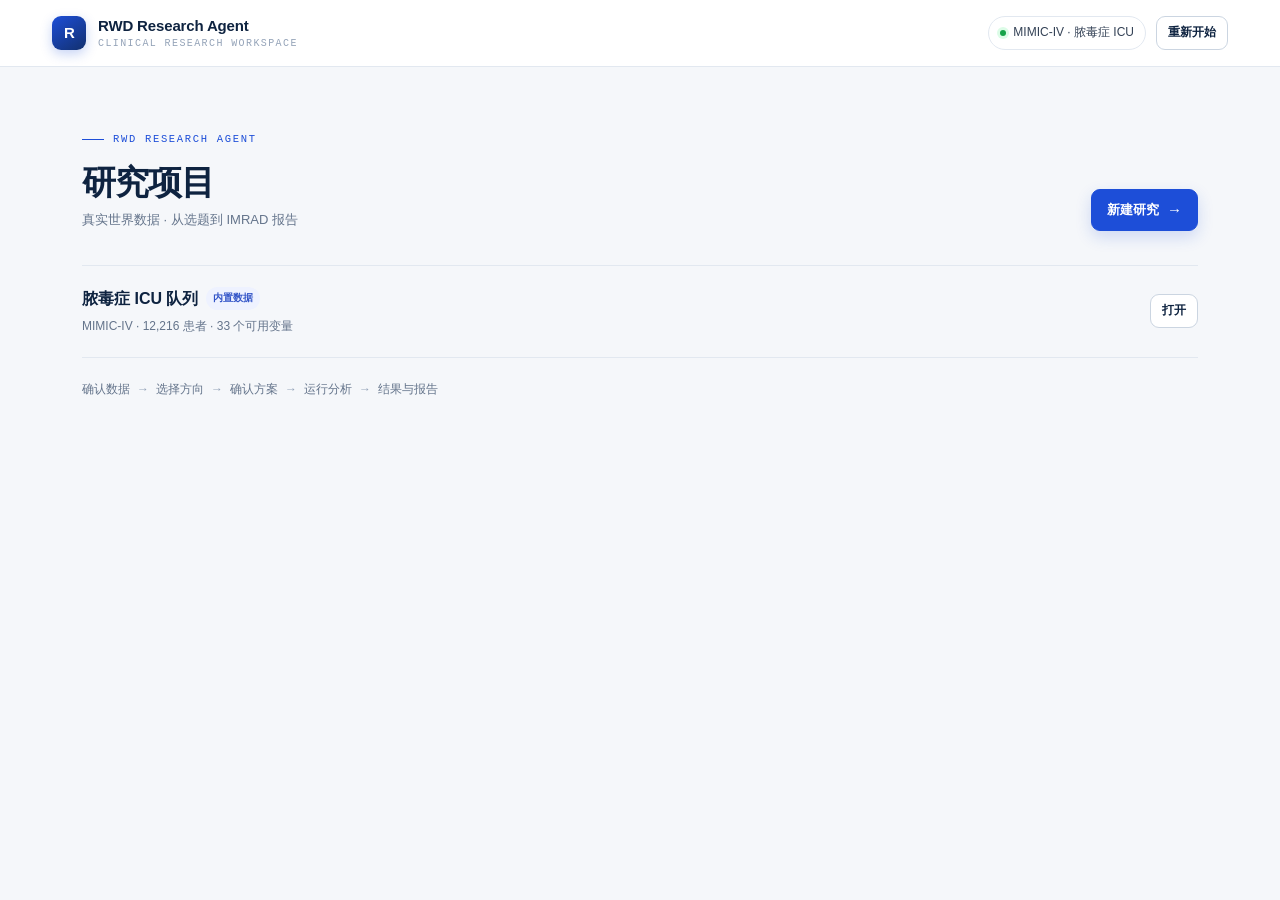
<file: templates/index.html>
<!DOCTYPE html>
<html lang="zh-CN">
<head>
<meta charset="UTF-8">
<meta name="viewport" content="width=device-width, initial-scale=1.0">
<title>RWD Research Agent · 临床研究智能体</title>
<meta name="description" content="从临床问题到可复现研究报告的 RWD 研究工作台：确认数据、选择方向、确认方案、运行分析、生成报告。">
<link rel="stylesheet" href="/static/app.css?v=26">
</head>
<body>
  <header class="topbar">
    <div class="topbar-in">
      <a class="brand" href="#/" aria-label="RWD Research Agent">
        <span class="brand-mark">R</span>
        <span class="brand-name"><b>RWD Research Agent</b><span>clinical research workspace</span></span>
      </a>
      <div class="top-right">
        <span class="env-chip"><i></i>MIMIC-IV · 脓毒症 ICU</span>
        <button class="btn btn-sm btn-ghost" id="reset-app">重新开始</button>
      </div>
    </div>
  </header>

  <nav class="stepper hidden" id="stepper" aria-label="研究步骤">
    <div class="stepper-in"></div>
  </nav>

  <main id="app" aria-live="polite"></main>

  <div class="overlay" id="overlay" role="status" aria-live="polite">
    <div class="overlay-card">
      <div class="loader"></div>
      <b id="overlay-title">正在准备</b>
      <p id="overlay-sub"></p>
    </div>
  </div>
  <div class="toast" id="toast" role="alert"></div>

  <noscript>
    <div style="max-width:720px;margin:60px auto;padding:24px;font-family:sans-serif">
      这个工作台需要 JavaScript。请开启后刷新页面。
    </div>
  </noscript>

  <script src="/static/app.js?v=26"></script>
</body>
</html>
</file>
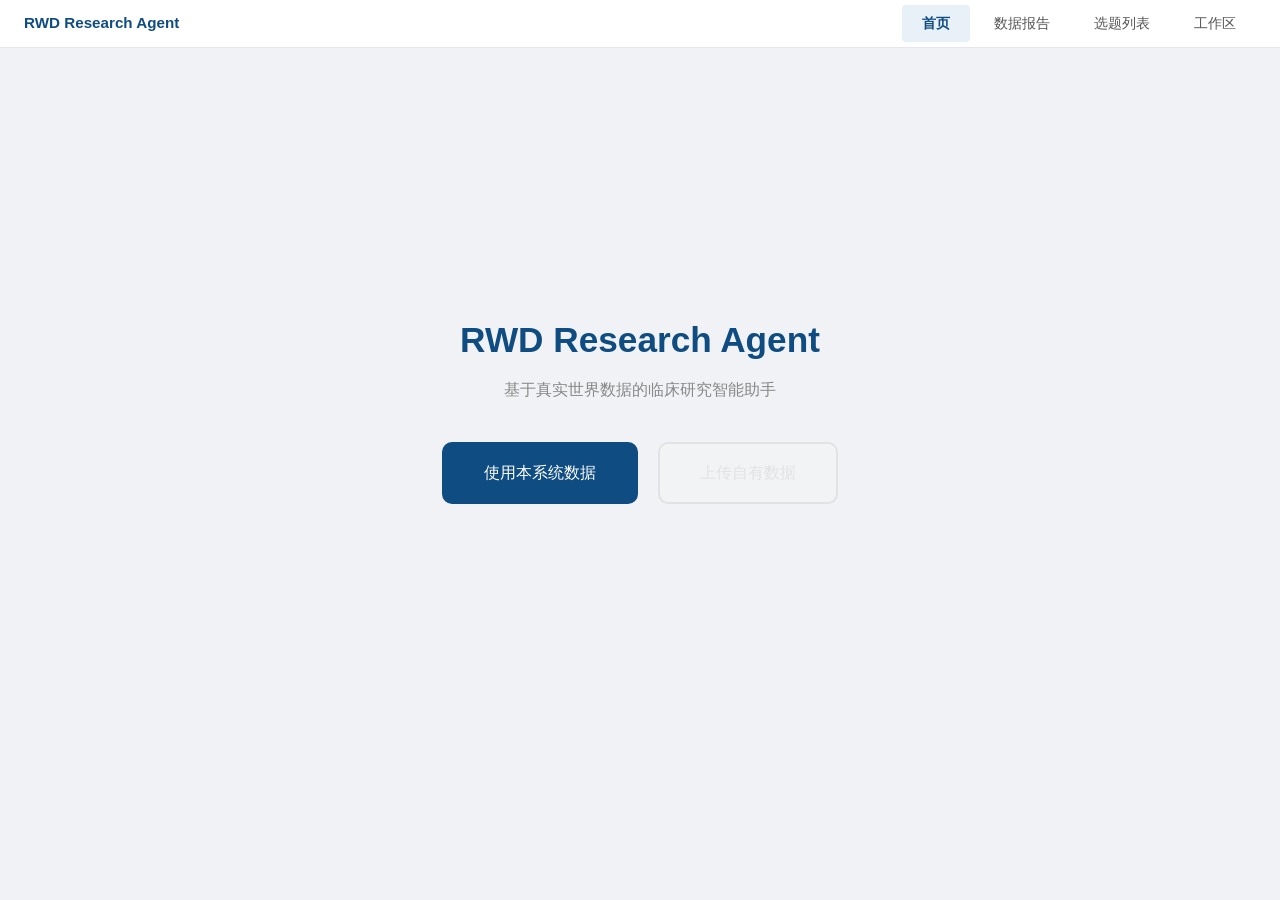
<file: templates/index_legacy.html>
<!DOCTYPE html>
<html lang="zh-CN">
<head>
<meta charset="UTF-8">
<meta name="viewport" content="width=device-width, initial-scale=1.0">
<title>RWD Research Agent</title>
<style>
* { box-sizing: border-box; margin: 0; padding: 0; }
body { font-family: -apple-system, BlinkMacSystemFont, "Segoe UI", Roboto, sans-serif; background: #f0f2f5; color: #1a1a2e; line-height: 1.6; height: 100vh; overflow: hidden; }
.app { display: flex; flex-direction: column; height: 100vh; }

/* Top Nav */
.top-nav { display: flex; align-items: center; justify-content: space-between; background: #fff; border-bottom: 1px solid #e5e7eb; padding: 0 24px; height: 48px; flex-shrink: 0; }
.nav-brand { font-weight: 700; font-size: 0.95rem; color: #0f4c81; }
.nav-links { display: flex; gap: 4px; }
.nav-links a { padding: 8px 20px; text-decoration: none; color: #555; font-size: 0.85rem; cursor: pointer; border-radius: 4px; transition: all 0.15s; }
.nav-links a:hover { background: #f0f4f8; color: #333; }
.nav-links a.active { background: #e8f0f8; color: #0f4c81; font-weight: 600; }

/* Page Content */
.page-content { flex: 1; overflow-y: auto; }
.page { display: none; min-height: 100%; }
.page.active { display: block; }

/* Home Page */
.page-home { display: flex; flex-direction: column; align-items: center; justify-content: center; min-height: 80vh; text-align: center; }
.page-home h1 { font-size: 2.2rem; color: #0f4c81; margin-bottom: 8px; }
.page-home .tagline { color: #888; font-size: 1rem; margin-bottom: 40px; }
.page-home .home-btns { display: flex; gap: 20px; }
.home-btn { padding: 16px 40px; border: 2px solid #0f4c81; border-radius: 10px; font-size: 1rem; cursor: pointer; transition: all 0.2s; text-decoration: none; display: inline-block; }
.home-btn.primary { background: #0f4c81; color: #fff; }
.home-btn.primary:hover { background: #0b3a63; }
.home-btn.secondary { background: #fff; color: #0f4c81; }
.home-btn.secondary:hover { background: #f0f4f8; }
.home-btn.disabled { opacity: 0.4; cursor: not-allowed; border-color: #ccc; color: #ccc; background: #f5f5f5; }

/* Data Report — card grid layout */
.data-report { max-width: 1040px; margin: 0 auto; padding: 32px 24px; }
.dr-title { font-size: 1.5rem; color: #0f4c81; margin-bottom: 4px; }
.dr-subtitle { color: #888; font-size: 0.85rem; margin-bottom: 28px; }
.dr-cards { display: grid; grid-template-columns: repeat(4, 1fr); gap: 14px; margin-bottom: 32px; }
.dr-card { background: #fff; border-radius: 10px; padding: 20px; border: 1px solid #e8ecf1; text-align: center; }
.dr-card .dr-card-num { font-size: 2rem; font-weight: 700; color: #0f4c81; line-height: 1.2; }
.dr-card .dr-card-label { font-size: 0.78rem; color: #888; margin-top: 4px; }
.dr-section { margin-bottom: 28px; }
.dr-section h3 { font-size: 1.05rem; color: #333; margin-bottom: 12px; padding-bottom: 6px; border-bottom: 1px solid #eee; }
.dr-table-grid { display: grid; grid-template-columns: repeat(auto-fill, minmax(300px, 1fr)); gap: 10px; }
.dr-table-card { background: #fff; border: 1px solid #e8ecf1; border-radius: 8px; padding: 14px 16px; display: flex; align-items: center; gap: 12px; }
.dr-table-card .dr-tc-icon { width: 40px; height: 40px; border-radius: 8px; background: #e8f0f8; color: #0f4c81; display: flex; align-items: center; justify-content: center; font-size: 1rem; font-weight: 700; flex-shrink: 0; }
.dr-table-card .dr-tc-info { flex: 1; min-width: 0; }
.dr-table-card .dr-tc-name { font-weight: 600; font-size: 0.85rem; }
.dr-table-card .dr-tc-en { color: #888; font-size: 0.72rem; }
.dr-table-card .dr-tc-size { color: #aaa; font-size: 0.7rem; margin-top: 2px; }
.dr-rel-list { display: flex; flex-wrap: wrap; gap: 8px; }
.dr-rel-item { background: #f8fafc; border: 1px solid #e5e7eb; border-radius: 6px; padding: 8px 14px; font-size: 0.82rem; display: flex; align-items: center; gap: 6px; }
.dr-rel-arrow { color: #0f4c81; font-weight: 700; }
.dr-var-table { width: 100%; border-collapse: collapse; }
.dr-var-table th { background: #f4f6f8; font-weight: 600; text-align: left; padding: 8px 12px; border: 1px solid #e5e7eb; font-size: 0.8rem; color: #555; }
.dr-var-table td { padding: 8px 12px; border: 1px solid #e5e7eb; font-size: 0.82rem; }
.dr-var-table tr:nth-child(even) td { background: #fafbfc; }
.dr-quality { display: inline-block; padding: 2px 10px; border-radius: 10px; font-size: 0.72rem; font-weight: 600; }
.dr-quality.good { background: #d4edda; color: #155724; }
.dr-quality.warn { background: #fff3cd; color: #856404; }
.dr-quality.bad { background: #f8d7da; color: #721c24; }
.dr-narrative { background: #f8fafc; border-left: 4px solid #0f4c81; border-radius: 0 8px 8px 0; padding: 16px 20px; margin-bottom: 12px; font-size: 0.85rem; line-height: 1.8; color: #333; }
.dr-narrative.en { border-left-color: #888; background: #fafafa; color: #555; font-size: 0.8rem; }
.en-name { color: #888; font-size: 0.75rem; font-weight: 400; }

/* Ideas Page */
.ideas-page { padding: 20px 24px; max-width: 1200px; margin: 0 auto; }
.ideas-header { display: flex; align-items: center; justify-content: space-between; margin-bottom: 16px; }
.ideas-header h2 { font-size: 1.2rem; color: #0f4c81; }
.ideas-grid { display: grid; grid-template-columns: repeat(3, 1fr); gap: 10px; }
.idea-card-lg { border: 1px solid #e0e5ec; border-radius: 8px; padding: 14px 16px; cursor: pointer; transition: all 0.15s; background: #fff; }
.idea-card-lg:hover { border-color: #0f4c81; box-shadow: 0 2px 8px rgba(0,0,0,0.06); }
.idea-card-lg.selected { border-color: #2ecc71; background: #f0fdf4; border-width: 2px; }
.idea-card-lg .ic-id { font-weight: 700; color: #0f4c81; font-size: 0.75rem; margin-bottom: 2px; }
.idea-card-lg .ic-title { font-weight: 600; font-size: 0.88rem; margin-bottom: 4px; }
.idea-card-lg .ic-title-en { color: #777; font-size: 0.76rem; margin-bottom: 6px; }
.idea-card-lg .ic-hyp { color: #555; font-size: 0.78rem; margin-bottom: 4px; }
.idea-card-lg .ic-meta { display: flex; flex-direction: column; gap: 2px; color: #999; font-size: 0.72rem; margin-top: 6px; padding-top: 6px; border-top: 1px solid #eee; }
.btn-primary { padding: 8px 20px; border: none; border-radius: 6px; font-size: 0.85rem; cursor: pointer; font-weight: 500; background: #0f4c81; color: #fff; }
.btn-primary:hover { background: #0b3a63; }
.btn-primary:disabled { opacity: 0.4; cursor: not-allowed; }
.btn-secondary { padding: 8px 20px; border: 1px solid #d0d5dd; border-radius: 6px; font-size: 0.85rem; cursor: pointer; background: #fff; color: #555; }
.btn-secondary:hover { background: #f5f7fa; }
.spinner { display: none; width: 16px; height: 16px; border: 2px solid #e0e5ec; border-top-color: #f39c12; border-radius: 50%; animation: spin 0.6s linear infinite; }
.spinner.visible { display: inline-block; }
@keyframes spin { to { transform: rotate(360deg); } }
.error-msg { background: #fef0f0; border: 1px solid #f5c6cb; color: #721c24; padding: 8px 12px; border-radius: 5px; font-size: 0.78rem; display: none; margin-top: 8px; }
.error-msg.visible { display: block; }

/* Workspace (Steps 3-5: full-screen) */
.page-workspace-full { position: fixed; top: 0; left: 0; right: 0; bottom: 0; z-index: 100; background: #f0f2f5; }
.workspace { display: grid; grid-template-columns: 220px 1fr 6px 800px; height: 100%; }
.panel-left { background: #fff; border-right: 1px solid #e5e7eb; display: flex; flex-direction: column; }
.panel-left h3 { padding: 14px 16px; border-bottom: 1px solid #e5e7eb; font-size: 13px; display: flex; justify-content: space-between; align-items: center; flex-shrink: 0; }
.panel-left h3 button { background: none; border: none; cursor: pointer; font-size: 20px; color: #888; padding: 0 4px; line-height: 1; }
.panel-left h3 button:hover { color: #0f4c81; }
.conv-list { flex: 1; overflow-y: auto; padding: 8px; }
.conv-item { padding: 10px 12px; border-radius: 8px; cursor: pointer; font-size: 13px; margin-bottom: 2px; display: flex; justify-content: space-between; align-items: center; color: #555; transition: all 0.15s; }
.conv-item:hover { background: #f0f4f8; }
.conv-item.active { background: #e8f0f8; color: #0f4c81; font-weight: 600; }
.conv-item .conv-title { flex: 1; overflow: hidden; text-overflow: ellipsis; white-space: nowrap; }
.conv-item .conv-time { font-size: 10px; color: #aaa; }
.conv-item .conv-del { display: none; font-size: 14px; color: #aaa; padding: 2px 6px; border-radius: 4px; cursor: pointer; }
.conv-item:hover .conv-del { display: block; }
.conv-item .conv-del:hover { background: #fee2e2; color: #e74c3c; }
.panel-center { display: flex; flex-direction: column; background: #f0f2f5; overflow: hidden; }
.panel-center h3 { padding: 12px 20px; border-bottom: 1px solid #e5e7eb; background: #fff; font-size: 14px; flex-shrink: 0; display: flex; align-items: center; gap: 8px; }
.panel-center h3 .back-btn { background: none; border: 1px solid #dde0e4; border-radius: 4px; padding: 4px 10px; font-size: 12px; cursor: pointer; color: #555; }
.panel-center h3 .back-btn:hover { background: #f0f4f8; color: #0f4c81; }
.chat-area { flex: 1; overflow-y: auto; padding: 20px; }
.msg { margin-bottom: 16px; animation: fadeIn 0.3s; }
@keyframes fadeIn { from{opacity:0;transform:translateY(8px)} to{opacity:1;transform:translateY(0)} }
.msg.user .bubble { background: #e8f0f8; margin-left: auto; max-width: 80%; width: fit-content; }
.msg.agent .bubble { background: #fff; border: 1px solid #e5e7eb; max-width: 85%; }
.msg .bubble h1 { font-size: 1.1rem; margin: 8px 0 4px; color: #0f4c81; }
.msg .bubble h2 { font-size: 1rem; margin: 8px 0 4px; }
.msg .bubble h3 { font-size: 0.9rem; margin: 6px 0 3px; }
.msg .bubble h4 { font-size: 0.85rem; margin: 4px 0 2px; }
.msg .bubble p { margin: 0 0 6px; }
.msg .bubble p:last-child { margin-bottom: 0; }
.msg .bubble ul, .msg .bubble ol { padding-left: 20px; margin: 6px 0; }
.msg .bubble li { margin-bottom: 2px; }
.msg .bubble table { width: 100%; border-collapse: collapse; margin: 10px 0; font-size: 0.8rem; }
.msg .bubble th { background: #f4f6f8; font-weight: 600; text-align: left; padding: 6px 10px; border: 1px solid #e5e7eb; }
.msg .bubble td { padding: 6px 10px; border: 1px solid #e5e7eb; }
.msg .bubble tr:nth-child(even) td { background: #fafbfc; }
.msg .bubble code { background: #f0f1f3; padding: 2px 5px; border-radius: 3px; font-size: 0.82em; font-family: "SF Mono", Menlo, Consolas, monospace; }
.msg .bubble pre { background: #f8f9fa; border: 1px solid #e5e7eb; border-radius: 6px; padding: 10px 14px; overflow-x: auto; font-size: 0.78rem; margin: 8px 0; }
.msg .bubble pre code { background: none; padding: 0; }
.msg .bubble hr { border: none; border-top: 1px solid #e5e7eb; margin: 12px 0; }
.msg .bubble strong { color: #1a1a1a; }
.msg .bubble .err-msg { color: #dc2626; background: #fef2f2; padding: 6px 10px; border-radius: 6px; margin: 4px 0; }
.msg .bubble .warn-msg { color: #92400e; background: #fffbeb; padding: 6px 10px; border-radius: 6px; margin: 4px 0; }
.bubble { padding: 12px 16px; border-radius: 10px; font-size: 14px; line-height: 1.6; box-shadow: 0 1px 2px rgba(0,0,0,0.04); }
.bubble.step { background: #f9fafb; border: 1px dashed #e5e7eb; font-size: 13px; color: #666; }
.bubble.done { background: #ecfdf5; border-color: #a7f3d0; font-size: 13px; }
.bubble .label { font-size: 11px; color: #888; margin-bottom: 4px; font-weight: 600; }
.chat-bar { display: flex; gap: 8px; padding: 14px 20px; background: #fff; border-top: 1px solid #e5e7eb; flex-shrink: 0; align-items: flex-end; }
.chat-bar input { flex: 1; padding: 10px 16px; border: 1px solid #dde0e4; border-radius: 8px; font-size: 14px; font-family: inherit; background: #f8fafb; outline: none; }
.chat-bar input:focus { border-color: #0f4c81; background: #fff; }
.chat-bar button { padding: 10px 24px; border-radius: 8px; border: none; background: #0f4c81; color: #fff; font-weight: 600; cursor: pointer; }
.chat-bar button:disabled { opacity: 0.4; cursor: not-allowed; }

/* Tool execution card in chat */
.tool-exec-card { margin: 8px 0; border: 1px solid #e5e7eb; border-radius: 8px; background: #fafbfc; overflow: hidden; }
.tool-exec-card.done { border-left: 3px solid #2ecc71; }
.tool-exec-card.error { border-left: 3px solid #e74c3c; }
.tool-exec-card.running { border-left: 3px solid #f39c12; }
.tool-exec-card .tec-head { display: flex; align-items: center; gap: 6px; padding: 6px 12px; font-size: 0.8rem; font-weight: 500; border-bottom: 1px solid #eee; }
.tool-exec-card .tec-body { padding: 8px 12px; font-size: 0.8rem; color: #555; }
.tec-spin { width: 14px; height: 14px; border: 2px solid #e0e0e0; border-top-color: #f39c12; border-radius: 50%; animation: spin 0.6s linear infinite; display: inline-block; margin-left: auto; }
@keyframes spin { to { transform: rotate(360deg); } }

.resizer { width: 8px; cursor: col-resize; flex-shrink: 0; background: #f0f2f5; position: relative; z-index: 5; }
.resizer::after { content: ""; position: absolute; left: 3px; top: 50%; transform: translateY(-50%); width: 2px; height: 40px; border-radius: 1px; background: #d0d5dd; }
.resizer:hover { background: #dde4f0; }
.resizer:hover::after { background: #0f4c81; }
/* Right Panel — Paginated Page Viewer */
.panel-right { background: #fff; display: flex; flex-direction: column; overflow: hidden; border-left: 1px solid #e5e7eb; }
.panel-log-header { font-size: 0.8rem; font-weight: 600; padding: 10px 14px; border-bottom: 1px solid #e5e7eb; flex-shrink: 0; display: flex; justify-content: space-between; align-items: center; }
.page-viewer { flex: 1; overflow-y: auto; padding: 16px; font-size: 0.8rem; line-height: 1.7; }
.page-viewer h3 { font-size: 0.85rem; color: #0f4c81; margin: 12px 0 6px; padding-bottom: 4px; border-bottom: 1px solid #eee; }
.page-viewer h3:first-child { margin-top: 0; }
.page-viewer table { width: 100%; border-collapse: collapse; font-size: 0.74rem; margin: 8px 0; }
.page-viewer th { background: #f4f6f8; font-weight: 600; text-align: left; padding: 5px 8px; border: 1px solid #e5e7eb; }
.page-viewer td { padding: 5px 8px; border: 1px solid #e5e7eb; }
.page-viewer tr:nth-child(even) td { background: #fafbfc; }
.page-viewer p { margin: 4px 0; }
.page-viewer ul, .page-viewer ol { padding-left: 18px; margin: 4px 0; }
.page-viewer li { margin-bottom: 2px; }
.page-viewer code { background: #f0f1f3; padding: 1px 4px; border-radius: 3px; font-size: 0.85em; }
.page-viewer pre { background: #f8f9fa; border: 1px solid #e5e7eb; border-radius: 6px; padding: 10px; overflow-x: auto; font-size: 0.74rem; margin: 6px 0; }
.page-viewer .sig { color: #059669; font-weight: 600; }
.page-viewer .not-sig { color: #999; }
.page-viewer details { margin: 8px 0; }
.page-viewer details summary { cursor: pointer; font-size: 0.72rem; color: #888; }
.page-viewer .page-meta { display: flex; gap: 12px; font-size: 0.7rem; color: #999; margin-bottom: 12px; }
.page-nav { display: flex; justify-content: center; align-items: center; gap: 16px; padding: 10px 14px; border-top: 1px solid #e5e7eb; flex-shrink: 0; }
.page-nav button { padding: 5px 14px; border: 1px solid #d0d5dd; border-radius: 4px; background: #fff; cursor: pointer; font-size: 0.74rem; font-family: inherit; transition: all 0.1s; }
.page-nav button:hover { border-color: #0f4c81; color: #0f4c81; }
.page-nav button:disabled { opacity: 0.3; cursor: not-allowed; }
.page-nav span { font-size: 0.74rem; color: #888; }
.empty { display: flex; align-items: center; justify-content: center; height: 100%; color: #aaa; font-size: 13px; }

.hint { text-align: center; margin: 12px 0; font-size: 13px; color: #555; padding: 10px; background: #e8f0f8; border-radius: 8px; }
.btn-danger { background: #e74c3c; color: #fff; border: none; padding: 6px 14px; border-radius: 5px; font-size: 0.78rem; cursor: pointer; }

@media (max-width: 1200px) { .workspace { grid-template-columns: 1fr !important; } .panel-left, .panel-right, .resizer { display: none; } }
</style>
</head>
<body>
<div class="app">
  <!-- Top Nav -->
  <nav class="top-nav">
    <div class="nav-brand">RWD Research Agent</div>
    <div class="nav-links">
      <a onclick="goTo('home')" data-nav="home" class="active">首页</a>
      <a onclick="goTo('data')" data-nav="data">数据报告</a>
      <a onclick="goTo('ideas')" data-nav="ideas">选题列表</a>
      <a onclick="goTo('workspace')" data-nav="workspace">工作区</a>
    </div>
  </nav>

  <!-- Page Content -->
  <div class="page-content">
    <!-- HOME -->
    <div id="page-home" class="page active">
      <div class="page-home">
        <h1>RWD Research Agent</h1>
        <p class="tagline">基于真实世界数据的临床研究智能助手</p>
        <div class="home-btns">
          <a class="home-btn primary" onclick="goTo('data')">使用本系统数据</a>
          <a class="home-btn secondary disabled" title="即将开放">上传自有数据</a>
        </div>
      </div>
    </div>

    <!-- DATA REPORT (Skill 1: EDA) -->
    <div id="page-data" class="page">
      <div class="data-report" id="data-report-content">
        <div class="report-placeholder">正在加载数据报告...</div>
      </div>
    </div>

    <!-- IDEAS LIST (Skill 2: Ideas) -->
    <div id="page-ideas" class="page">
      <div class="ideas-page">
        <div class="ideas-header">
          <h2>研究选题库</h2>
          <div class="ideas-actions">
            <span id="ideas-selected-label" style="color:#888;font-size:0.82rem;display:none;"></span>
            <button class="btn-primary" onclick="goToWorkspace()" id="btn-to-workspace" disabled>前往工作区</button>
            <button class="btn-secondary" onclick="regenerateIdeas()" id="btn-regen">重新生成选题</button>
            <span class="spinner" id="ideas-spinner"></span>
          </div>
        </div>
        <div class="error-msg" id="ideas-error"></div>
        <div class="ideas-grid" id="ideas-grid"></div>
      </div>
    </div>

    <!-- WORKSPACE (Steps 3-5: Full-Screen) -->
    <div id="page-workspace" class="page page-workspace-full">
      <div class="workspace">
        <div class="panel-left">
          <h3>对话记录 <button onclick="newConversation()" title="新对话">+</button></h3>
          <div class="conv-list" id="conv-list"></div>
        </div>
        <div class="panel-center">
          <h3>
            <button class="back-btn" onclick="exitWorkspace()">← 返回</button>
            工作区 <span style="font-size:11px;color:#888;" id="status">就绪</span>
          </h3>
          <div class="chat-area" id="chat"></div>
          <div class="chat-bar">
            <input id="chat-input" placeholder="输入你的研究问题或指令，Agent 会自主完成..." onkeydown="if(event.key==='Enter')send()">
            <button onclick="send()">发送</button>
          </div>
        </div>
        <div class="resizer" id="resizer"></div>
        <div class="panel-right" id="right-panel">
          <div class="panel-log-header">
            <span>📋 研究日志</span>
            <span id="page-indicator" style="font-size:0.7rem;color:#888;"></span>
          </div>
          <div class="page-viewer" id="page-viewer"><div class="empty">Agent 的行动和结果将在此处展示</div></div>
          <div class="page-nav" id="page-nav" style="display:none;">
            <button onclick="flipPage(-1)" id="btn-prev">← 上一页</button>
            <span id="page-num"></span>
            <button onclick="flipPage(1)" id="btn-next">下一页 →</button>
          </div>
        </div>
      </div>
    </div>
  </div>
</div>

<script>
// ============================================================
// Bilingual Mappings
// ============================================================
const BI_TABLE = { "patients_24h":"患者信息表","admissions_24h":"入院记录表","cohort_24h":"研究队列表","diagnoses_icd_24h":"ICD诊断表","sepsis_icu_labevents_core_numeric_24h":"ICU核心实验室检查表","sepsis_icu_labevents_core_items":"实验室项目字典表","filter_stats":"筛选统计表","research_cohort":"研究队列" };
const BI_KEY = { "subject_id":"患者ID","hadm_id":"住院ID","stay_id":"ICU住院ID","itemid":"项目ID","charttime":"记录时间","gender":"性别","anchor_age":"锚定年龄","hospital_expire_flag":"住院死亡标志","admission_type":"入院类型" };
const BI_LAB = { "lab_lactate":"乳酸","lab_glucose":"血糖","lab_creatinine":"肌酐","lab_bicarbonate":"碳酸氢盐","lab_wbc":"白细胞计数","lab_platelet":"血小板计数","lab_sodium":"钠","lab_potassium":"钾","lab_rdw":"红细胞分布宽度","lab_inr":"国际标准化比值","lab_pt":"凝血酶原时间","lab_ptt":"部分凝血活酶时间","lab_hematocrit":"红细胞比容","lab_hemoglobin":"血红蛋白","lab_bun":"尿素氮","lab_chloride":"氯","lab_calcium":"钙","lab_aniongap":"阴离子间隙","lab_ph":"pH值","lab_albumin":"白蛋白","lab_bilirubin":"总胆红素","lab_alt":"谷丙转氨酶","lab_ast":"谷草转氨酶","lab_crp":"C反应蛋白","lab_procalcitonin":"降钙素原","lab_ddimer":"D-二聚体","lab_fibrinogen":"纤维蛋白原","lab_troponin":"肌钙蛋白" };

function escHtml(s) { if(!s) return ""; return String(s).replace(/&/g,"&amp;").replace(/</g,"&lt;").replace(/>/g,"&gt;").replace(/"/g,"&quot;"); }
function biTable(n) { return BI_TABLE[n] ? `${BI_TABLE[n]} <span class="en-name">(${escHtml(n)})</span>` : escHtml(n); }
function biVar(n) { if(BI_LAB[n]) return `${BI_LAB[n]} <span class="en-name">(${escHtml(n)})</span>`; if(BI_KEY[n]) return `${BI_KEY[n]} <span class="en-name">(${escHtml(n)})</span>`; if(n.startsWith("lab_")) return `${escHtml(n.replace("lab_",""))} <span class="en-name">(${escHtml(n)})</span>`; return escHtml(n); }

// ============================================================
// Navigation
// ============================================================
let currentPage = "home";
let reports = {};
let selectedIdeaId = null;
let selectedIdeaData = null;
let edaReportHtml = null;

function goTo(page) {
  currentPage = page;
  document.querySelectorAll(".page").forEach(p => p.classList.remove("active"));
  document.querySelectorAll(".nav-links a").forEach(a => a.classList.remove("active"));
  document.getElementById("page-"+page).classList.add("active");
  document.querySelector(`[data-nav="${page}"]`).classList.add("active");

  if (page === "workspace") {
    document.querySelector(".top-nav").style.display = "none";
    document.querySelector(".page-content").style.overflow = "hidden";
    if (!convId) restoreLastConversation();
    renderConvList();
  } else {
    document.querySelector(".top-nav").style.display = "flex";
    document.querySelector(".page-content").style.overflow = "auto";
  }

  if (page === "data" && !edaReportHtml) autoLoadDataReport();
  if (page === "ideas") autoLoadIdeasPage();
}

// ============================================================
// Data Report Page (Skill 1: EDA)
// ============================================================
async function autoLoadDataReport() {
  const container = document.getElementById("data-report-content");
  container.innerHTML = '<div class="report-placeholder">正在运行数据探索分析...</div>';
  try {
    // Run Skill 1 directly (uses DB cache)
    const r1 = await fetch("/api/skill1/run", { method: "POST" });
    if (!r1.ok) throw new Error((await r1.json()).error || "Skill 1 执行失败");
    const data = await r1.json();
    if (data.status === "error") throw new Error(data.error);
    edaReportHtml = buildEdaReportHtml(data);
    container.innerHTML = edaReportHtml;
    // Also store in reports for the workspace tab
    reports.eda = data;
  } catch(e) {
    container.innerHTML = `<div class="error-msg visible">加载失败: ${escHtml(e.message)}</div>`;
  }
}

function buildEdaReportHtml(data) {
  const tables = data.table_names || [];
  const tableSizes = data.table_sizes || {};
  const relationships = (data.relationships || []).slice(0, 15);
  const kv = (data.summary?.key_clinical_variables || []).slice(0, 30);
  const usable = data.summary?.usable_variables || 0;
  const cautious = data.summary?.cautious_variables || 0;

  let h = `<h1 class="dr-title">数据探索分析报告</h1>
    <p class="dr-subtitle">数据目录: ${escHtml(data.data_directory || "")} — MIMIC-IV 脓毒症 ICU 24h 数据集</p>`;

  // Metric cards
  h += `<div class="dr-cards">
    <div class="dr-card"><div class="dr-card-num">${data.tables_found}</div><div class="dr-card-label">数据表</div></div>
    <div class="dr-card"><div class="dr-card-num">${(data.total_patients_estimate||0).toLocaleString()}</div><div class="dr-card-label">预估患者数</div></div>
    <div class="dr-card"><div class="dr-card-num">${usable}</div><div class="dr-card-label">可用变量<br><span style="font-size:0.7rem;color:#aaa;">缺失率 &lt; 5%</span></div></div>
    <div class="dr-card"><div class="dr-card-num">${cautious}</div><div class="dr-card-label">需谨慎变量<br><span style="font-size:0.7rem;color:#aaa;">缺失率 5–30%</span></div></div>
  </div>`;

  // Table cards
  if (tables.length) {
    h += `<div class="dr-section"><h3>数据表清单</h3><div class="dr-table-grid">`;
    tables.forEach((t, i) => {
      const sz = tableSizes[t] ? `${tableSizes[t]} MB` : "";
      h += `<div class="dr-table-card">
        <div class="dr-tc-icon">${i+1}</div>
        <div class="dr-tc-info"><div class="dr-tc-name">${biTable(t)}</div>${sz ? `<div class="dr-tc-size">${sz}</div>` : ""}</div>
      </div>`;
    });
    h += `</div></div>`;
  }

  // Relationships
  if (relationships.length) {
    h += `<div class="dr-section"><h3>表关联关系</h3><div class="dr-rel-list">`;
    relationships.forEach(r => {
      h += `<div class="dr-rel-item"><span>${biTable(r.left)}</span><span class="dr-rel-arrow">↔</span>
        <span>${biTable(r.right)}</span><span style="color:#aaa;font-size:0.7rem;">${(r.shared_keys||[]).map(k => BI_KEY[k]||k).join("、")}</span></div>`;
    });
    h += `</div></div>`;
  }

  // Key variables table
  if (kv.length) {
    h += `<div class="dr-section"><h3>关键临床变量</h3>
      <table class="dr-var-table"><tr><th>变量名</th><th style="width:80px">缺失率</th><th style="width:70px">质量</th></tr>`;
    kv.forEach(v => {
      const rate = v.missing_frac != null ? (v.missing_frac*100).toFixed(1)+"%" : "-";
      const lvl = v.missing_level || "usable";
      const lvlCls = lvl === "usable" ? "good" : lvl === "cautious" ? "warn" : "bad";
      const lvlLabel = lvl === "usable" ? "可用" : lvl === "cautious" ? "谨慎" : "排除";
      h += `<tr><td>${biVar(v.variable)}</td><td style="text-align:right;">${rate}</td><td><span class="dr-quality ${lvlCls}">${lvlLabel}</span></td></tr>`;
    });
    h += `</table></div>`;
  }

  // LLM quality narrative
  if (data.llm_analysis) {
    const la = data.llm_analysis;
    const qn = la.quality_narrative || la.quality_narrative_cn || "";
    const rn = la.relationship_notes || la.relationship_notes_cn || "";
    if (qn) {
      h += `<div class="dr-section"><h3>数据质量综合评估</h3>`;
      h += `<div class="dr-narrative">${escHtml(qn)}</div>`;
      h += `</div>`;
    }
    if (rn) {
      h += `<div class="dr-section"><h3>表关联解读</h3>`;
      h += `<div class="dr-narrative">${escHtml(rn)}</div>`;
      h += `</div>`;
    }
  }
  return h;
}

// ============================================================
// Ideas Page (Skill 2)
// ============================================================
async function autoLoadIdeasPage() {
  const grid = document.getElementById("ideas-grid");
  grid.innerHTML = '<div style="color:#bbb;text-align:center;padding:40px;">加载中...</div>';
  try {
    const r = await fetch("/api/ideas/pool");
    if (!r.ok) throw new Error("HTTP " + r.status);
    const data = await r.json();
    reports.ideas = { ideas: data.ideas || [], count: data.count || 0 };
    renderIdeasGrid(data.ideas || []);
  } catch(e) {
    grid.innerHTML = `<div class="error-msg visible">加载失败: ${escHtml(e.message)}</div>`;
  }
}

function renderIdeasGrid(ideas) {
  const grid = document.getElementById("ideas-grid");
  if (!ideas.length) {
    grid.innerHTML = '<div style="color:#bbb;text-align:center;padding:40px;">选题库为空，请点击 <b>"重新生成选题"</b> 按钮生成</div>';
    return;
  }
  grid.innerHTML = ideas.map((idea, i) => {
    const sel = idea.id === selectedIdeaId ? " selected" : "";
    const title = idea.title || idea.title_cn || "Untitled";
    const hyp = idea.hypothesis || idea.hypothesis_cn || "";
    return `<div class="idea-card-lg${sel}" onclick="selectIdeaOnPage('${idea.id}', this)" data-id="${idea.id}">
      <div class="ic-id">${idea.id} · #${i+1}</div>
      <div class="ic-title">${escHtml(title)}</div>
      <div class="ic-hyp">${escHtml(hyp)}</div>
      <div class="ic-meta">
        <span>评分: ${idea.total_score || "-"}</span>
        <span>方法: ${escHtml(idea.suggested_method || "-")}</span>
      </div>
    </div>`;
  }).join("");

  if (selectedIdeaId) {
    document.getElementById("ideas-selected-label").style.display = "inline";
    document.getElementById("ideas-selected-label").textContent = `已选: ${selectedIdeaId}`;
    document.getElementById("btn-to-workspace").disabled = false;
  }
}

async function selectIdeaOnPage(id, el) {
  try {
    const r = await fetch("/api/skill2/select-idea", {
      method: "POST", headers: {"Content-Type":"application/json"},
      body: JSON.stringify({ idea_id: id })
    });
    const result = await r.json();
    if (result.status === "selected") {
      selectedIdeaId = id;
      selectedIdeaData = result.idea;
      document.querySelectorAll(".idea-card-lg").forEach(c => c.classList.remove("selected"));
      if (el) el.classList.add("selected");
      document.getElementById("ideas-selected-label").style.display = "inline";
      document.getElementById("ideas-selected-label").textContent = `已选: ${id}`;
      document.getElementById("btn-to-workspace").disabled = false;
    } else {
      alert("选择失败: " + (result.error || "未知错误"));
    }
  } catch(e) {
    alert("选择失败: " + e.message);
  }
}

function goToWorkspace() {
  if (!selectedIdeaId) return;
  // CRITICAL: capture pipeline data BEFORE newConversation wipes reports
  const savedEda = reports.eda;
  const savedIdeas = reports.ideas;
  // Only create new conversation if none exists (preserves existing conv state)
  if (!convId) {
    newConversation(true);
    // Restore pipeline data that newConversation wiped
    if (savedEda) reports.eda = savedEda;
    if (savedIdeas) reports.ideas = savedIdeas;
  }
  goTo("workspace");

  const chat = document.getElementById("chat");
  if (!chat.querySelector(".msg")) {
    const title = selectedIdeaData?.title || selectedIdeaData?.title_cn || selectedIdeaId;
    chat.innerHTML += `<div class="msg agent"><div class="bubble">已选择选题: <strong>${escHtml(title)}</strong><br><br>输入你的研究问题或指令，我会自主完成后续步骤。</div></div>`;
    chat.scrollTop = chat.scrollHeight;
  }
  // Reset agent state so it re-seeds on first message
  agentProjectId = "";
}

function exitWorkspace() {
  saveConversation();
  document.querySelector(".top-nav").style.display = "flex";
  document.querySelector(".page-content").style.overflow = "auto";
  goTo("ideas");
}

// ============================================================
// Conversation History (localStorage)
// ============================================================
const CONV_KEY = "mimic_agent_convs";
let convId = "";

function loadConvs() {
  try { return JSON.parse(localStorage.getItem(CONV_KEY) || "[]"); }
  catch(e) { return []; }
}

function saveConvs(convs) {
  try { localStorage.setItem(CONV_KEY, JSON.stringify(convs)); } catch(e) {}
}

function restoreLastConversation() {
  const convs = loadConvs();
  if (convs.length > 0) {
    const last = convs[0];
    convId = last.id;
    const savedR = last.reports || {};
    reports = { ...savedR, eda: reports.eda || savedR.eda, ideas: reports.ideas || savedR.ideas };
    selectedIdeaId = last.selectedIdeaId || "";
    selectedIdeaData = last.selectedIdeaData || null;
    document.getElementById("chat").innerHTML = last.chatHtml || "";
    document.getElementById("chat").scrollTop = document.getElementById("chat").scrollHeight;
    document.getElementById("status").textContent = "就绪";
  }
}

function saveConversation() {
  if (!convId) return;
  let convs = loadConvs();
  let c = convs.find(x => x.id === convId);
  if (!c) { c = { id: convId }; convs.unshift(c); }
  c.title = c.title || (selectedIdeaData?.title || selectedIdeaData?.title_cn || "新对话").substring(0, 20);
  c.reports = reports;
  c.chatHtml = document.getElementById("chat").innerHTML;
  c.selectedIdeaId = selectedIdeaId;
  c.selectedIdeaData = selectedIdeaData;
  c.time = Date.now();
  saveConvs(convs);
}

function newConversation(silent) {
  saveConversation();
  convId = "c" + Date.now();
  document.getElementById("chat").innerHTML = "";
  reports = {};
  resultPages = []; activeResultPage = -1;
  try { document.getElementById("page-viewer").innerHTML = '<div class="empty">Agent 的行动和结果将在此处展示</div>'; } catch(e) {}
  try { document.getElementById("page-nav").style.display = "none"; } catch(e) {}
  document.getElementById("status").textContent = "就绪 — 新对话";
  if (!silent) renderConvList();
}

function renderConvList() {
  const convs = loadConvs();
  const list = document.getElementById("conv-list");
  list.innerHTML = convs.slice(0, 30).map(c => {
    const active = c.id === convId ? " active" : "";
    const time = new Date(c.time).toLocaleTimeString("zh-CN", { hour: "2-digit", minute: "2-digit" });
    return `<div class="conv-item${active}" onclick="switchConversation('${c.id}')">
      <div style="flex:1;min-width:0;">
        <div class="conv-title">${escHtml(c.title || "新对话")}</div>
        <div class="conv-time">${time}</div>
      </div>
      <span class="conv-del" onclick="event.stopPropagation();deleteConversation('${c.id}')">×</span>
    </div>`;
  }).join("") || '<div style="padding:10px;color:#aaa;font-size:12px;text-align:center;">暂无历史对话</div>';
}

function switchConversation(id) {
  saveConversation();
  let convs = loadConvs();
  let c = convs.find(x => x.id === id);
  if (!c) return;
  convId = c.id;
  // Merge saved reports with current pipeline data (don't lose EDA/ideas from pages 1-2)
  const savedR = c.reports || {};
  reports = { ...savedR, eda: reports.eda || savedR.eda, ideas: reports.ideas || savedR.ideas };
  selectedIdeaId = c.selectedIdeaId || "";
  selectedIdeaData = c.selectedIdeaData || null;
  document.getElementById("chat").innerHTML = c.chatHtml || "";
  document.getElementById("chat").scrollTop = document.getElementById("chat").scrollHeight;
  renderConvList();
  document.getElementById("status").textContent = "就绪";
}

function deleteConversation(id) {
  let convs = loadConvs();
  convs = convs.filter(c => c.id !== id);
  saveConvs(convs);
  if (convId === id) newConversation(true);
  renderConvList();
}

setInterval(saveConversation, 5000);
window.addEventListener("beforeunload", saveConversation);

async function regenerateIdeas() {
  const btn = document.getElementById("btn-regen");
  const spinner = document.getElementById("ideas-spinner");
  btn.disabled = true; spinner.className = "spinner visible";
  document.getElementById("ideas-error").className = "error-msg";
  try {
    // Run Skill 2 directly to generate new ideas
    const r = await fetch("/api/skill2/run", {
      method: "POST",
      headers: {"Content-Type": "application/json"},
      body: JSON.stringify({ mode: "ai_assisted" })
    });
    if (!r.ok) throw new Error((await r.json()).error || "选题生成失败");
    selectedIdeaId = null; selectedIdeaData = null;
    document.getElementById("ideas-selected-label").style.display = "none";
    document.getElementById("btn-to-workspace").disabled = true;
    await autoLoadIdeasPage();
  } catch(e) {
    document.getElementById("ideas-error").textContent = e.message;
    document.getElementById("ideas-error").className = "error-msg visible";
  }
  btn.disabled = false; spinner.className = "spinner";
}

// ============================================================
// Workspace — Agent Chat
// ============================================================
let agentProjectId = "";
let isAgentStreaming = false;
let agentProjectSeeded = false;

const TOOL_LABELS = {
  scan_data: { icon: "📊", label: "扫描数据" },
  generate_ideas: { icon: "💡", label: "生成选题" },
  search_papers: { icon: "📄", label: "搜索论文" },
  extract_cohort: { icon: "🔬", label: "提取队列" },
  run_statistics: { icon: "📈", label: "统计检验" },
  generate_report: { icon: "📝", label: "生成报告" },
};

async function seedProjectFromPipeline() {
  if (!agentProjectId) return;
  const seed = {};
  if (reports.eda) seed.eda = reports.eda;
  if (reports.ideas) {
    seed.ideas = reports.ideas.ideas || reports.ideas.papers || [];
  }
  if (selectedIdeaId && selectedIdeaData) {
    seed.selected_idea = selectedIdeaData;
  }
  if (Object.keys(seed).length > 0) {
    await fetch(`/api/projects/${agentProjectId}/seed`, {
      method: "POST", headers: { "Content-Type": "application/json" },
      body: JSON.stringify(seed),
    });
  }
}

async function send() {
  if (isAgentStreaming) return;
  const inp = document.getElementById("chat-input");
  const msg = inp.value.trim();
  if (!msg) return;
  inp.value = "";
  isAgentStreaming = true;

  addMsg("user", renderMd(msg));
  document.getElementById("status").textContent = "Agent 思考中...";

  // Create project on first message
  if (!agentProjectId) {
    const r = await fetch("/api/projects", {
      method: "POST", headers: { "Content-Type": "application/json" },
      body: JSON.stringify({ title: (selectedIdeaData?.title || selectedIdeaData?.title_cn || "新研究").substring(0, 40) }),
    });
    const p = await r.json();
    agentProjectId = p.project_id;
  }
  // Always re-seed before each message (defense against Redis state loss)
  await seedProjectFromPipeline();

  try {
    // Build seed data (defense against state loss)
    const _seed = {};
    if (reports.eda) _seed.eda = reports.eda;
    if (reports.ideas) _seed.ideas = reports.ideas.ideas || reports.ideas.papers || [];
    if (selectedIdeaId && selectedIdeaData) _seed.selected_idea = selectedIdeaData;

    const resp = await fetch("/api/agent/chat", {
      method: "POST", headers: { "Content-Type": "application/json" },
      body: JSON.stringify({ message: msg, project_id: agentProjectId, _seed }),
    });
    if (!resp.ok) { addMsg("agent", "❌ 请求失败 (" + resp.status + ")"); return; }

    const reader = resp.body.getReader();
    const dec = new TextDecoder();
    let buf = "", agentHtml = "", toolCardId = null;

    while (true) {
      const { done, value } = await reader.read();
      if (done) break;
      buf += dec.decode(value, { stream: true });
      const lines = buf.split("\n");
      buf = lines.pop() || "";

      for (const line of lines) {
        const t = line.trim();
        if (!t.startsWith("data: ")) continue;
        try {
          const ev = JSON.parse(t.slice(6));
          if (ev.event === "tool_call") {
            const tl = TOOL_LABELS[ev.tool] || { icon: "⚙️", label: ev.tool };
            toolCardId = "tc-" + Date.now();
            appendToolCard(toolCardId, `${tl.icon} ${tl.label}`, "running");
          } else if (ev.event === "tool_result") {
            if (toolCardId) {
              const tl = TOOL_LABELS[ev.tool] || { icon: "⚙️", label: ev.tool };
              const err = ev.result.status === "error" || !!ev.result.error;
              updateToolCard(toolCardId, `${tl.icon} ${tl.label}`, ev.result, err);
              toolCardId = null;
            }
            // Update reports for right panel
            updateReportsFromTool(ev.tool, ev.result);
          } else if (ev.event === "token") {
            if (toolCardId) { finalizeToolCard(toolCardId); toolCardId = null; }
            agentHtml += ev.text;
            upsertAgentMsg(renderMd(agentHtml));
          } else if (ev.event === "error") {
            if (toolCardId) { finalizeToolCard(toolCardId); toolCardId = null; }
            agentHtml += `<div class="err-msg">❌ ${escHtml(ev.message)}</div>`;
            upsertAgentMsg(agentHtml);
          } else if (ev.event === "warning") {
            agentHtml += `<div class="warn-msg">⚠️ ${escHtml(ev.message)}</div>`;
            upsertAgentMsg(renderMd(agentHtml));
          }
        } catch (e) {}
      }
    }

    if (toolCardId) { finalizeToolCard(toolCardId); }
    if (!agentHtml) addMsg("agent", "✅ 完成");
  } catch (e) {
    addMsg("agent", "❌ 连接失败: " + e.message);
  } finally {
    isAgentStreaming = false;
    document.getElementById("status").textContent = "就绪";
    document.getElementById("chat-input").focus();
  }
}

function addMsg(role, html) {
  const cls = role === "user" ? "user" : "agent";
  document.getElementById("chat").innerHTML += `<div class="msg ${cls}"><div class="bubble">${html}</div></div>`;
  document.getElementById("chat").scrollTop = document.getElementById("chat").scrollHeight;
}

function upsertAgentMsg(html) {
  const chat = document.getElementById("chat");
  const last = chat.lastElementChild;
  if (last && last.classList.contains("agent") && last.id === "agent-streaming") {
    last.querySelector(".bubble").innerHTML = html;
  } else {
    chat.innerHTML += `<div class="msg agent" id="agent-streaming"><div class="bubble">${html}</div></div>`;
  }
  chat.scrollTop = chat.scrollHeight;
}

function appendToolCard(id, label, cls) {
  document.getElementById("chat").innerHTML +=
    `<div class="tool-exec-card ${cls}" id="${id}"><div class="tec-head"><span>${label}</span><span class="tec-spin"></span></div></div>`;
  document.getElementById("chat").scrollTop = document.getElementById("chat").scrollHeight;
}

function updateToolCard(id, label, result, isErr) {
  const card = document.getElementById(id);
  if (!card) return;
  const summary = formatToolResult(result);
  card.className = "tool-exec-card " + (isErr ? "error" : "done");
  card.innerHTML = `<div class="tec-head"><span>${label}</span><span>${isErr ? "❌" : "✓"}</span></div><div class="tec-body">${summary}</div>`;
  document.getElementById("chat").scrollTop = document.getElementById("chat").scrollHeight;
}

function finalizeToolCard(id) {
  const card = document.getElementById(id);
  if (card && card.classList.contains("running")) {
    card.classList.remove("running");
    card.classList.add("done");
    const spin = card.querySelector(".tec-spin");
    if (spin) spin.outerHTML = "✓";
  }
}

function formatToolResult(result) {
  if (result.error) return `<span style="color:var(--danger)">${escHtml(result.error)}</span>`;
  if (result.summary) return `发现 <b>${result.summary.tables_found||"?"}</b> 张表，约 <b>${result.summary.total_patients_estimate||"?"}</b> 名患者`;
  if (result.count !== undefined) return `生成了 <b>${result.count}</b> 个候选`;
  if (result.final_cohort_size !== undefined) return `队列规模: <b>${result.final_cohort_size}</b> 患者`;
  if (result.significant_count !== undefined) return `N=<b>${result.sample_size||"?"}</b>，<b>${result.significant_count}</b> 项显著`;
  if (result.manuscript_length) return `报告完成，<b>${result.manuscript_length}</b> 字符`;
  return "完成";
}

function updateReportsFromTool(tool, result) {
  // Append action card to unified log (right panel)
  appendToActionLog(tool, result);
  // Also persist in reports for seed/state
  if (tool === "scan_data" && result.full_result) reports.eda = result.full_result;
  else if (tool === "generate_ideas") reports.ideas = result;
  else if (tool === "extract_cohort") reports.cohort = result;
  else if (tool === "run_statistics") reports.stats = result;
  else if (tool === "generate_report" && result.manuscript) reports.manuscript = result.manuscript;
}

// Markdown to HTML renderer (handles tables, lists, headers, code, etc.)
function renderMd(text) {
  if (!text) return "";
  let html = text
    .replace(/&/g, "&amp;").replace(/</g, "&lt;").replace(/>/g, "&gt;");

  // Code blocks (must be before inline code)
  html = html.replace(/```(\w*)\n([\s\S]*?)```/g, "<pre><code>$2</code></pre>");
  // Inline code
  html = html.replace(/`([^`]+)`/g, "<code>$1</code>");
  // Bold and italic
  html = html.replace(/\*\*\*(.+?)\*\*\*/g, "<strong><em>$1</em></strong>");
  html = html.replace(/\*\*(.+?)\*\*/g, "<strong>$1</strong>");
  html = html.replace(/\*(.+?)\*/g, "<em>$1</em>");
  // Headers
  html = html.replace(/^#### (.+)$/gm, "<h4>$1</h4>");
  html = html.replace(/^### (.+)$/gm, "<h3>$1</h3>");
  html = html.replace(/^## (.+)$/gm, "<h2>$1</h2>");
  html = html.replace(/^# (.+)$/gm, "<h1>$1</h1>");
  // Horizontal rules
  html = html.replace(/^---$/gm, "<hr>");
  // Unordered lists
  html = html.replace(/^[\*\-] (.+)$/gm, "<li>$1</li>");
  html = html.replace(/(<li>.*<\/li>)/s, "<ul>$1</ul>");
  // Ordered lists
  html = html.replace(/^\d+\. (.+)$/gm, "<li>$1</li>");
  // Table rows
  html = html.replace(/^\|(.+)\|$/gm, (match) => {
    const cells = match.split("|").filter(c => c.trim() !== "");
    if (cells.every(c => /^[\s\-:]+$/.test(c))) return ""; // skip separator rows
    const isHeader = cells.some(c => false); // simplified
    return "<tr>" + cells.map(c => `<td>${c.trim()}</td>`).join("") + "</tr>";
  });
  // Wrap consecutive <tr>s in <table>
  html = html.replace(/(<tr>[\s\S]*?<\/tr>)+/g, "<table>$&</table>");
  // Wrap consecutive <li>s in <ul>
  html = html.replace(/(<li>[\s\S]*?<\/li>)+/g, (match) => {
    if (match.includes("<ul>")) return match;
    return "<ul>" + match + "</ul>";
  });
  // Paragraphs and line breaks
  html = html.replace(/\n\n/g, "</p><p>");
  html = html.replace(/\n/g, "<br>");
  // Wrap in paragraph if not already wrapped by a block element
  if (!html.match(/^<(h[1-4]|table|ul|ol|pre|hr|p|div)/)) {
    html = "<p>" + html + "</p>";
  }
  // Clean up empty paragraphs
  html = html.replace(/<p><\/p>/g, "");
  html = html.replace(/<p>(<(h[1-4]|table|ul|ol|pre|hr|div))/g, "$1");
  html = html.replace(/(<\/(h[1-4]|table|ul|ol|pre|hr|div)>)<\/p>/g, "$1");

  return html;
}

// ============================================================
// Right Panel — Paginated Results Viewer
// ============================================================
let resultPages = [];  // [{tool, label, icon, time, html}]
let activeResultPage = -1;

function appendToActionLog(tool, result) {
  const tl = TOOL_LABELS[tool] || { icon: "⚙️", label: tool };
  const time = new Date().toLocaleTimeString("zh-CN", { hour: "2-digit", minute: "2-digit" });
  const isErr = result.status === "error" || !!result.error;

  let body;
  if (isErr) {
    body = `<p style="color:#e74c3c;">❌ ${escHtml(result.error || "未知错误")}</p>`;
  } else {
    body = formatPageBody(tool, result);
  }

  const page = {
    tool, icon: tl.icon, label: tl.label, time,
    html: `<div class="page-meta"><span>${tl.icon} ${tl.label}</span><span>${time}</span></div>${body}`,
  };
  resultPages.push(page);
  activeResultPage = resultPages.length - 1;
  renderCurrentPage();
}

function renderCurrentPage() {
  const viewer = document.getElementById("page-viewer");
  const nav = document.getElementById("page-nav");
  const num = document.getElementById("page-num");
  const indicator = document.getElementById("page-indicator");
  const btnPrev = document.getElementById("btn-prev");
  const btnNext = document.getElementById("btn-next");

  if (resultPages.length === 0) {
    viewer.innerHTML = '<div class="empty">Agent 的行动和结果将在此处展示</div>';
    nav.style.display = "none";
    indicator.textContent = "";
    return;
  }

  const page = resultPages[activeResultPage];
  viewer.innerHTML = page.html;
  viewer.scrollTop = 0;

  nav.style.display = "flex";
  num.textContent = `${activeResultPage + 1} / ${resultPages.length}`;
  indicator.textContent = `${activeResultPage + 1}/${resultPages.length}`;
  btnPrev.disabled = activeResultPage <= 0;
  btnNext.disabled = activeResultPage >= resultPages.length - 1;
}

function flipPage(dir) {
  const newPage = activeResultPage + dir;
  if (newPage >= 0 && newPage < resultPages.length) {
    activeResultPage = newPage;
    renderCurrentPage();
  }
}

function formatPageBody(tool, result) {
  switch (tool) {
    case "scan_data": {
      const s = result.summary || result;
      const tables = s.table_names || [];
      const sizes = s.table_sizes || {};
      let h = `<h3>📊 数据扫描结果</h3>`;
      h += `<p>发现 <b>${s.tables_found||"?"}</b> 张数据表，约 <b>${(s.total_patients_estimate||0).toLocaleString()}</b> 名患者</p>`;
      if (tables.length) {
        h += `<table><tr><th>表名</th><th>大小</th></tr>`;
        tables.forEach(t => { h += `<tr><td>${escHtml(t)}</td><td>${sizes[t]||"-"} MB</td></tr>`; });
        h += `</table>`;
      }
      const qs = s.quality_summary || {};
      if (qs.usable_variables) h += `<p>✅ <b>${qs.usable_variables}</b> 个变量可用，${qs.cautious_variables||0} 个需注意</p>`;
      const rels = s.relationships || [];
      if (rels.length) {
        h += `<h3>表关联关系</h3>`;
        rels.slice(0, 10).forEach(r => { h += `<p>• ${escHtml(r.left)} ↔ ${escHtml(r.right)}</p>`; });
      }
      return h;
    }
    case "generate_ideas": {
      let h = `<h3>💡 研究选题</h3>`;
      h += `<p>共生成 <b>${result.count||0}</b> 个候选选题</p>`;
      if (result.ideas?.length) {
        h += `<table><tr><th>ID</th><th>标题</th><th>方法</th><th>评分</th></tr>`;
        result.ideas.forEach(i => {
          h += `<tr><td>${i.id}</td><td><strong>${escHtml((i.title||i.title_cn||"").substring(0,50))}</strong></td><td>${escHtml((i.suggested_method||"").substring(0,20))}</td><td>${i.total_score||"-"}</td></tr>`;
        });
        h += `</table>`;
      }
      return h;
    }
    case "extract_cohort": {
      let h = `<h3>🔬 队列提取结果</h3>`;
      h += `<p>队列规模: <b>${(result.final_cohort_size||0).toLocaleString()}</b> 名患者</p>`;
      if (result.variables_included?.length) {
        h += `<p><strong>已提取变量 (${result.variables_included.length}):</strong> ${result.variables_included.join(", ")}</p>`;
      }
      if (result.variables_not_found?.length) {
        h += `<p style="color:#e74c3c;"><strong>未找到:</strong> ${result.variables_not_found.join(", ")}</p>`;
      }
      if (result.warnings?.length) {
        h += `<p style="color:#f39c12;">⚠ ${result.warnings.join("; ")}</p>`;
      }
      if (result.steps?.length) {
        h += `<h3>筛选漏斗</h3><table><tr><th>步骤</th><th>患者数</th></tr>`;
        result.steps.forEach(s => { h += `<tr><td>${escHtml(s.description||"")}</td><td>${(s.count||0).toLocaleString()}</td></tr>`; });
        h += `</table>`;
      }
      return h;
    }
    case "run_statistics": {
      let h = `<h3>📈 统计检验结果</h3>`;
      h += `<p>样本量 N=<b>${(result.sample_size||0).toLocaleString()}</b>，共 <b>${(result.results||[]).length}</b> 项检验，<b>${result.significant_count||0}</b> 项显著</p>`;
      if (result.results?.length) {
        h += `<table><tr><th>检验项</th><th>方法</th><th>N</th><th>p值</th><th>效应量</th><th>显著性</th></tr>`;
        result.results.forEach(r => {
          const pval = r.p_value === 0 ? '&lt;0.001' : (r.p_value || "N/A");
          const eff = r.odds_ratio ? `OR=${r.odds_ratio}` : (r.statistic ? `U=${r.statistic}` : "-");
          h += `<tr>
            <td><strong>${escHtml(r.label||r.test_id||"?")}</strong></td>
            <td style="font-size:0.7rem;">${escHtml((r.method||"").substring(0,35))}</td>
            <td>${(r.n||"-").toLocaleString()}</td>
            <td>p=${pval}</td>
            <td>${eff}</td>
            <td>${r.significant?'<span class="sig">● 显著</span>':'<span class="not-sig">○</span>'}</td>
          </tr>`;
        });
        h += `</table>`;
      }
      if (result.execution_log?.length) {
        h += `<details><summary>执行日志</summary><div style="font-size:0.7rem;color:#888;padding:4px 0;">`;
        result.execution_log.forEach(l => { h += `<div>${escHtml(l)}</div>`; });
        h += `</div></details>`;
      }
      if (result.interpretation) {
        h += `<h3>📋 临床解读</h3><div>${renderMd(result.interpretation)}</div>`;
      }
      return h;
    }
    case "generate_report": {
      let h = `<h3>📝 研究报告</h3>`;
      h += `<p>报告长度: <b>${(result.manuscript_length||0).toLocaleString()}</b> 字符</p>`;
      if (result.manuscript) {
        h += `<div style="line-height:1.7;">${renderMd(result.manuscript)}</div>`;
      }
      return h;
    }
    default: return `<p>完成</p>`;
  }
}

// ============================================================
// Resizer
// ============================================================
(function(){
  const r = document.getElementById("resizer");
  const ws = document.querySelector(".workspace");
  let dragging = false, startX, startW;
  r.addEventListener("mousedown", e => {
    dragging = true; startX = e.clientX;
    startW = document.getElementById("right-panel").offsetWidth;
    document.body.style.cursor = "col-resize";
    document.body.style.userSelect = "none";
    e.preventDefault();
  });
  window.addEventListener("mousemove", e => {
    if (!dragging) return;
    const newW = Math.max(320, Math.min(800, startW + startX - e.clientX));
    ws.style.gridTemplateColumns = `220px 1fr 6px ${newW}px`;
  });
  window.addEventListener("mouseup", () => {
    dragging = false;
    document.body.style.cursor = "";
    document.body.style.userSelect = "";
  });
})();
</script>
</body>
</html>
</file>
<file: static/app.css>
:root{
  --ink:#0e2340; --ink-2:#334155; --muted:#64748b; --faint:#94a3b8;
  --line:#e2e8f0; --line-strong:#cbd5e1; --bg:#f5f7fa; --card:#fff;
  --blue:#1d4ed8; --blue-dark:#12306e; --blue-soft:#eef3ff;
  --teal:#0f766e; --teal-soft:#ecfdf5; --amber:#b45309; --amber-soft:#fffbeb;
  --red:#b91c1c; --red-soft:#fef2f2; --radius:14px;
  --shadow:0 1px 2px rgba(14,35,64,.04), 0 14px 34px rgba(14,35,64,.06);
  --mono:"SFMono-Regular",Consolas,"Liberation Mono",Menlo,monospace;
}
*{box-sizing:border-box}
html{scroll-behavior:smooth}
body{margin:0;background:var(--bg);color:var(--ink);font-family:-apple-system,BlinkMacSystemFont,"Segoe UI","PingFang SC","Hiragino Sans GB","Microsoft YaHei",sans-serif;line-height:1.65;-webkit-font-smoothing:antialiased}
button,input,textarea,select{font:inherit;color:inherit}
a{color:inherit}
::selection{background:#dbe7ff}
.wrap{max-width:1180px;margin:0 auto;padding:0 32px}
.mono{font-family:var(--mono);letter-spacing:.08em;text-transform:uppercase;font-size:11px}

/* top bar */
.topbar{position:sticky;top:0;z-index:40;background:rgba(255,255,255,.94);backdrop-filter:blur(12px);border-bottom:1px solid var(--line)}
.topbar-in{max-width:1240px;margin:0 auto;padding:0 32px;height:66px;display:flex;align-items:center;justify-content:space-between;gap:24px}
.brand{display:flex;align-items:center;gap:12px;text-decoration:none;min-width:0}
.brand-mark{width:34px;height:34px;border-radius:9px;background:linear-gradient(145deg,#1d4ed8,#12306e);display:grid;place-items:center;color:#fff;font-weight:800;font-size:15px;letter-spacing:-.04em;box-shadow:0 4px 12px rgba(29,78,216,.25)}
.brand-name{display:flex;flex-direction:column;line-height:1.2}
.brand-name b{font-size:15px;letter-spacing:-.01em}
.brand-name span{font-size:10px;color:var(--faint);letter-spacing:.14em;font-family:var(--mono);text-transform:uppercase;margin-top:3px}
.top-right{display:flex;align-items:center;gap:10px}
.env-chip{display:inline-flex;align-items:center;gap:7px;padding:6px 11px;border:1px solid var(--line);border-radius:999px;font-size:12px;color:var(--ink-2);background:#fff}
.env-chip i{width:6px;height:6px;border-radius:50%;background:#16a34a;display:inline-block;box-shadow:0 0 0 3px #dcfce7}
.btn{border:1px solid var(--line-strong);background:#fff;border-radius:9px;padding:9px 15px;font-size:13px;font-weight:650;cursor:pointer;display:inline-flex;align-items:center;gap:8px;text-decoration:none;transition:.16s ease;white-space:nowrap}
.btn:hover{border-color:#94a3b8;transform:translateY(-1px)}
.btn:disabled{opacity:.45;cursor:not-allowed;transform:none}
.btn-primary{background:var(--blue);border-color:var(--blue);color:#fff;box-shadow:0 6px 16px rgba(29,78,216,.18)}
.btn-primary:hover{background:#1a44c2;border-color:#1a44c2}
.btn-dark{background:var(--ink);border-color:var(--ink);color:#fff}
.btn-dark:hover{background:#173256}
.btn-ghost{background:transparent}
.btn-sm{padding:6px 11px;font-size:12px}
.btn-lg{padding:14px 22px;font-size:14px;border-radius:11px}
.btn-link{border:0;background:none;color:var(--blue);padding:0;font-weight:650;cursor:pointer}
.btn-link:hover{text-decoration:underline}
.btn .arw{font-size:15px;line-height:1}

/* stepper */
.stepper{background:#fff;border-bottom:1px solid var(--line)}
.stepper-in{max-width:1180px;margin:0 auto;padding:0 32px;height:58px;display:flex;align-items:center;gap:0;overflow:auto;scrollbar-width:none}
.stepper-in::-webkit-scrollbar{display:none}
.step{display:flex;align-items:center;gap:9px;padding:0 18px 0 0;color:var(--faint);font-size:12.5px;white-space:nowrap;background:none;border:0;cursor:default}
.step:first-child{padding-left:0}
.step-line{width:34px;height:1px;background:var(--line);margin-right:18px;flex:0 0 auto}
.step-dot{width:22px;height:22px;border-radius:50%;border:1px solid var(--line-strong);display:grid;place-items:center;font-family:var(--mono);font-size:10px;color:var(--faint);background:#fff}
.step.active{color:var(--ink);font-weight:700}
.step.active .step-dot{background:var(--blue);border-color:var(--blue);color:#fff}
.step.done{color:var(--ink-2);cursor:pointer}
.step.done .step-dot{background:var(--teal-soft);border-color:#99f6e4;color:var(--teal)}
.stepper.hidden{display:none}

/* generic page */
.page{padding:44px 32px 90px;min-height:calc(100vh - 124px)}
.kicker{font-family:var(--mono);font-size:10.5px;letter-spacing:.16em;text-transform:uppercase;color:var(--blue);display:flex;align-items:center;gap:9px;margin-bottom:14px}
.kicker:before{content:"";width:22px;height:1px;background:var(--blue)}
h1.page-title{font-size:34px;line-height:1.25;letter-spacing:-.035em;margin:0 0 12px;font-weight:780}
.page-sub{color:var(--muted);font-size:14px;max-width:660px;margin:0 0 30px}
.section{margin-top:52px}
.section-head{display:flex;align-items:flex-end;justify-content:space-between;gap:20px;margin-bottom:18px}
.section-head h2{font-size:19px;margin:0;letter-spacing:-.02em}
.section-head p{margin:4px 0 0;color:var(--muted);font-size:12.5px}
.hint{font-size:12px;color:var(--muted)}
.muted{color:var(--muted)}
.small{font-size:12px}
.center{text-align:center}

/* home */
.hero{position:relative;overflow:hidden;border-bottom:1px solid var(--line);background:
  radial-gradient(900px 420px at 78% -10%,#e8efff 0%,rgba(232,239,255,0) 62%),
  linear-gradient(180deg,#fbfcfe 0%,#f5f7fa 100%)}
.hero:after{content:"";position:absolute;inset:0;background-image:linear-gradient(rgba(14,35,64,.035) 1px,transparent 1px),linear-gradient(90deg,rgba(14,35,64,.035) 1px,transparent 1px);background-size:56px 56px;mask-image:linear-gradient(180deg,rgba(0,0,0,.55),transparent 78%);pointer-events:none}
.hero-in{position:relative;z-index:1;max-width:1180px;margin:0 auto;padding:74px 32px 66px;display:grid;grid-template-columns:1.08fr .92fr;gap:64px;align-items:center}
.hero h1{font-size:clamp(40px,3.45vw,50px);line-height:1.12;letter-spacing:-.045em;margin:0 0 20px;font-weight:800}
.hero h1 em{font-style:normal;color:var(--blue);display:block}
.hero-lead{font-size:15.5px;color:var(--ink-2);max-width:560px;margin:0 0 28px}
.hero-actions{display:flex;gap:11px;flex-wrap:wrap;align-items:center}
.hero-note{font-size:11.5px;color:var(--faint);margin-top:14px;display:flex;gap:14px;flex-wrap:wrap}
.hero-note span:before{content:"·";margin-right:6px;color:var(--line-strong)}
.hero-note span:first-child:before{display:none}
.hero-stats{display:flex;gap:34px;margin-top:38px;padding-top:22px;border-top:1px solid var(--line)}
.hero-stat b{display:block;font-size:22px;letter-spacing:-.03em;font-weight:780}
.hero-stat span{font-size:11.5px;color:var(--muted)}
.artifact{background:linear-gradient(160deg,#0e2340,#173a66);border-radius:18px;padding:26px;color:#dbe6f6;box-shadow:0 26px 50px rgba(14,35,64,.22);position:relative;overflow:hidden}
.artifact:before{content:"";position:absolute;width:220px;height:220px;border-radius:50%;background:rgba(59,130,246,.28);filter:blur(40px);right:-60px;top:-80px}
.artifact-top{display:flex;justify-content:space-between;align-items:center;font-size:10px;letter-spacing:.16em;text-transform:uppercase;color:#93b4e0;font-family:var(--mono);margin-bottom:18px}
.artifact-top span:last-child{border:1px solid rgba(255,255,255,.18);border-radius:99px;padding:3px 8px;letter-spacing:.08em;font-size:9px}
.artifact h3{font-size:20px;line-height:1.35;margin:0 0 8px;color:#fff;font-weight:700;letter-spacing:-.01em}
.artifact .q{font-size:12px;color:#a8bfdc;margin-bottom:18px}
.artifact ul{list-style:none;padding:0;margin:0;display:grid;gap:1px;background:rgba(255,255,255,.1);border-radius:10px;overflow:hidden}
.artifact li{background:rgba(255,255,255,.045);padding:11px 13px;font-size:12px;display:flex;justify-content:space-between;gap:14px}
.artifact li b{font-weight:650;color:#fff}
.artifact li span{color:#8fb0d8;font-family:var(--mono);font-size:9.5px;letter-spacing:.08em;text-transform:uppercase;white-space:nowrap}
.artifact-foot{display:flex;justify-content:space-between;margin-top:15px;font-size:10.5px;color:#87a6cb}
.resume{display:flex;align-items:center;justify-content:space-between;gap:20px;background:#fff;border:1px solid #c7d7f7;border-radius:12px;padding:15px 18px;margin-top:24px;box-shadow:0 6px 20px rgba(29,78,216,.06)}
.resume b{font-size:13px}
.resume p{margin:2px 0 0;font-size:11.5px;color:var(--muted)}
.section-home{padding:64px 0}
.section-home.alt{background:#fff;border-top:1px solid var(--line);border-bottom:1px solid var(--line)}
.home-head{max-width:640px;margin-bottom:32px}
.home-head h2{font-size:29px;letter-spacing:-.035em;margin:0 0 10px}
.home-head p{color:var(--muted);font-size:13.5px;margin:0}
.flow-grid{display:grid;grid-template-columns:repeat(5,1fr);gap:14px}
.flow-card{background:#fff;border:1px solid var(--line);border-radius:12px;padding:17px;min-height:128px;position:relative}
.flow-card .num{font-family:var(--mono);font-size:10px;color:var(--blue);letter-spacing:.1em}
.flow-card h3{font-size:13.5px;margin:12px 0 5px}
.flow-card p{font-size:11.5px;color:var(--muted);margin:0;line-height:1.55}
.why-grid{display:grid;grid-template-columns:repeat(3,1fr);gap:18px}
.why{border-top:1px solid var(--ink);padding-top:16px}
.why b{font-size:13.5px}
.why p{font-size:12px;color:var(--muted);margin:6px 0 0}
.home-cta{background:var(--ink);color:#fff;border-radius:18px;padding:40px;display:flex;align-items:center;justify-content:space-between;gap:30px;margin-top:54px}
.home-cta h2{font-size:25px;margin:0 0 8px;letter-spacing:-.03em;color:#fff}
.home-cta p{margin:0;color:#a9bdd6;font-size:13px}

/* data */
.stat-grid{display:grid;grid-template-columns:repeat(4,1fr);gap:14px;margin-bottom:26px}
.stat{background:#fff;border:1px solid var(--line);border-radius:12px;padding:18px 18px 16px}
.stat b{display:block;font-size:28px;letter-spacing:-.04em;line-height:1.2;font-weight:780}
.stat span{font-size:11.5px;color:var(--muted)}
.stat em{display:block;font-style:normal;font-size:10.5px;color:var(--faint);margin-top:5px}
.quality{display:flex;align-items:center;gap:14px;background:var(--teal-soft);border:1px solid #b7ead9;border-radius:11px;padding:13px 16px;margin-bottom:30px;font-size:12.5px;color:#115e59}
.quality b{font-weight:750}
.quality .q-mark{width:24px;height:24px;border-radius:50%;background:#0f766e;color:#fff;display:grid;place-items:center;font-size:12px;flex:0 0 auto}
.split{display:grid;grid-template-columns:1fr 1fr;gap:18px}
.panel{background:#fff;border:1px solid var(--line);border-radius:12px;padding:22px}
.panel h3{font-size:14px;margin:0 0 12px;display:flex;align-items:center;gap:8px}
.panel h3 .dot{width:7px;height:7px;border-radius:50%;background:var(--teal)}
.panel.negative h3 .dot{background:var(--amber)}
.panel ul{margin:0;padding-left:17px;color:var(--ink-2);font-size:12.5px}
.panel li{margin:7px 0}
.panel li b{font-weight:650}
.table-list{background:#fff;border:1px solid var(--line);border-radius:12px;overflow:hidden}
.trow{display:grid;grid-template-columns:30px 1fr 100px 70px;align-items:center;gap:12px;padding:11px 16px;border-bottom:1px solid #eef2f7;font-size:12px}
.trow:last-child{border-bottom:0}
.trow .idx{font-family:var(--mono);color:var(--faint);font-size:10px}
.trow .nm b{display:block;font-size:12.5px;font-weight:650}
.trow .nm span{display:block;color:var(--faint);font-size:10.5px}
.trow .sz{color:var(--muted);font-size:11px;text-align:right}
details.tech{margin-top:18px;background:#fff;border:1px solid var(--line);border-radius:12px;padding:0 18px}
details.tech summary{cursor:pointer;padding:15px 0;font-size:12.5px;font-weight:650;color:var(--ink-2);list-style:none;display:flex;justify-content:space-between;align-items:center}
details.tech summary::-webkit-details-marker{display:none}
details.tech summary:after{content:"+";color:var(--faint);font-size:15px}
details.tech[open] summary:after{content:"−"}
.tech-body{padding:0 0 18px;border-top:1px solid #eef2f7}
.rel{display:flex;flex-wrap:wrap;gap:7px;margin:12px 0}
.rel span{font-size:11px;background:#f8fafc;border:1px solid var(--line);padding:5px 9px;border-radius:6px;color:var(--ink-2)}
.var-table{width:100%;border-collapse:collapse;font-size:11.5px;margin-top:8px}
.var-table th{text-align:left;color:var(--faint);font-weight:600;padding:7px 8px;border-bottom:1px solid var(--line);font-size:10px;letter-spacing:.06em;text-transform:uppercase}
.var-table td{padding:7px 8px;border-bottom:1px solid #f1f5f9;color:var(--ink-2)}
.var-table td:last-child{color:var(--muted)}
.cta-row{display:flex;justify-content:space-between;align-items:center;gap:18px;margin-top:32px;padding-top:22px;border-top:1px solid var(--line)}
.cta-row .hint{max-width:520px}

/* directions */
.toolbar{display:flex;justify-content:space-between;align-items:center;gap:16px;margin-bottom:18px;flex-wrap:wrap}
.tabs{display:flex;gap:5px;background:#eef2f7;border-radius:9px;padding:4px}
.tab{border:0;background:transparent;border-radius:7px;padding:6px 11px;font-size:11.5px;color:var(--muted);cursor:pointer}
.tab.active{background:#fff;color:var(--ink);font-weight:650;box-shadow:0 1px 3px rgba(14,35,64,.1)}
.idea-grid{display:grid;grid-template-columns:repeat(3,1fr);gap:16px}
.idea{background:#fff;border:1px solid var(--line);border-radius:13px;padding:20px;display:flex;flex-direction:column;transition:.18s;position:relative}
.idea:hover{border-color:#b8c8e8;box-shadow:var(--shadow);transform:translateY(-2px)}
.idea .top{display:flex;justify-content:space-between;align-items:center;margin-bottom:11px}
.idea .rank{font-family:var(--mono);font-size:10px;color:var(--faint);letter-spacing:.1em}
.idea .badge{font-size:10px;padding:3px 8px;border-radius:99px;background:var(--blue-soft);color:var(--blue);font-weight:650}
.idea .badge.mid{background:var(--amber-soft);color:var(--amber)}
.idea h3{font-size:15px;line-height:1.45;margin:0 0 8px;letter-spacing:-.01em}
.idea .one{font-size:11.5px;color:var(--muted);margin:0 0 14px;display:-webkit-box;-webkit-line-clamp:3;-webkit-box-orient:vertical;overflow:hidden}
.pico-mini{display:grid;gap:5px;font-size:10.5px;color:var(--ink-2);margin-bottom:14px}
.pico-mini div{display:flex;gap:7px}
.pico-mini b{font-family:var(--mono);color:var(--faint);font-weight:500;width:10px;flex:0 0 auto}
.pico-mini span{overflow:hidden;text-overflow:ellipsis;white-space:nowrap}
.idea .meta{margin-top:auto;display:flex;justify-content:space-between;align-items:center;padding-top:13px;border-top:1px solid #f1f5f9;font-size:10.5px;color:var(--faint)}
.idea .meta b{color:var(--ink-2);font-weight:650}
.idea .go{margin-top:12px;width:100%}
.idea.compact{padding:15px}
.idea.compact h3{font-size:12.5px;margin-bottom:4px}
.idea.compact .one{font-size:10.5px;margin-bottom:8px;-webkit-line-clamp:2}
.idea.compact .pico-mini,.idea.compact .meta{display:none}

/* protocol */
.protocol-grid{display:grid;grid-template-columns:1.55fr .85fr;gap:24px;align-items:start}
.form-card{background:#fff;border:1px solid var(--line);border-radius:13px;padding:26px}
.form-card h2{font-size:17px;margin:0 0 4px}
.form-card .sub{font-size:12px;color:var(--muted);margin:0 0 22px}
.field{margin-bottom:17px}
.field label{display:block;font-size:11.5px;font-weight:650;color:var(--ink-2);margin-bottom:6px}
.field label span{font-weight:400;color:var(--faint);margin-left:5px}
.field input,.field textarea{width:100%;border:1px solid var(--line-strong);border-radius:8px;padding:9px 11px;font-size:12.5px;background:#fff;outline:none;transition:.15s}
.field input:focus,.field textarea:focus{border-color:var(--blue);box-shadow:0 0 0 3px #dbe7ff}
.field textarea{min-height:74px;resize:vertical;line-height:1.65}
.pico-grid{display:grid;grid-template-columns:1fr 1fr;gap:12px}
.chips{display:flex;flex-wrap:wrap;gap:6px}
.chip{font-size:10.5px;background:#f8fafc;border:1px solid var(--line);padding:4px 8px;border-radius:6px;color:var(--ink-2);font-family:var(--mono)}
.side-card{background:#fff;border:1px solid var(--line);border-radius:13px;padding:20px;margin-bottom:14px}
.side-card h3{font-size:12px;margin:0 0 12px;color:var(--muted);font-weight:650;letter-spacing:.02em}
.side-steps{list-style:none;margin:0;padding:0;display:grid;gap:10px}
.side-steps li{display:flex;gap:9px;font-size:11.5px;color:var(--ink-2)}
.side-steps i{font-style:normal;font-family:var(--mono);font-size:9.5px;color:var(--blue);width:16px;flex:0 0 auto;padding-top:2px}
.warn{background:var(--amber-soft);border:1px solid #fde68a;border-radius:9px;padding:11px 12px;font-size:11px;color:#92400e;line-height:1.55}
.warn b{display:block;margin-bottom:2px}
.form-foot{display:flex;justify-content:space-between;align-items:center;gap:14px;margin-top:24px;padding-top:20px;border-top:1px solid var(--line)}

/* run */
.run-head{background:#fff;border:1px solid var(--line);border-radius:13px;padding:24px;margin-bottom:18px}
.run-head-top{display:flex;justify-content:space-between;gap:20px;align-items:flex-start;margin-bottom:18px}
.run-head h2{font-size:17px;margin:0 0 4px}
.run-head p{font-size:11.5px;color:var(--muted);margin:0}
.progress{height:6px;border-radius:99px;background:#eef2f7;overflow:hidden}
.progress i{display:block;height:100%;width:0;background:linear-gradient(90deg,#1d4ed8,#0f766e);border-radius:99px;transition:width .4s ease}
.stages{display:grid;grid-template-columns:repeat(3,1fr);gap:13px;margin:18px 0 0}
.stage{border:1px solid var(--line);border-radius:10px;padding:13px 14px;background:#fff}
.stage .st-top{display:flex;align-items:center;gap:7px;font-size:11px;color:var(--faint);margin-bottom:5px}
.stage .st-dot{width:7px;height:7px;border-radius:50%;background:#cbd5e1}
.stage b{font-size:12px;display:block}
.stage span{font-size:10.5px;color:var(--faint);display:block;margin-top:2px}
.stage.active{border-color:#bfdbfe;background:#f8fbff}
.stage.active .st-dot{background:var(--blue);animation:pulse 1.2s infinite}
.stage.done{border-color:#b7ead9;background:#f6fefb}
.stage.done .st-dot{background:var(--teal)}
.stage.error{border-color:#fecaca;background:var(--red-soft)}
.stage.error .st-dot{background:var(--red)}
@keyframes pulse{0%,100%{opacity:1}50%{opacity:.35}}
.run-hint{font-size:12.5px;color:var(--faint);margin:-6px 0 18px;max-width:720px;line-height:1.6}
.run-grid{display:grid;grid-template-columns:1.25fr .75fr;gap:18px;align-items:start}
.console{background:#0b1b33;border-radius:12px;padding:16px 18px;min-height:220px;max-height:360px;overflow:auto;font-family:var(--mono);font-size:10.5px;line-height:1.9;color:#8fb0d8}
.console .ln{display:flex;gap:10px}
.console .ln b{color:#4ade80;font-weight:500;flex:0 0 auto}
.console .ln.err b{color:#fca5a5}
.console .ln em{font-style:normal;color:#dbeafe}
.artifacts{display:grid;gap:10px}
.artifact-row{display:flex;justify-content:space-between;align-items:center;gap:14px;background:#fff;border:1px solid var(--line);border-radius:10px;padding:13px 14px;font-size:11.5px}
.artifact-row b{display:block;font-size:12px}
.artifact-row span{color:var(--faint);font-size:10.5px}
.artifact-row .ok{color:var(--teal);font-weight:650;font-size:10.5px;white-space:nowrap}
.run-next{display:flex;justify-content:flex-end;gap:10px;margin-top:20px}

/* result */
.conclusion{background:linear-gradient(150deg,#0e2340,#183c6b);border-radius:16px;padding:30px 32px;color:#fff;margin-bottom:18px;position:relative;overflow:hidden}
.conclusion:after{content:"";position:absolute;width:320px;height:320px;border-radius:50%;background:rgba(45,212,191,.16);filter:blur(50px);right:-80px;top:-120px}
.conclusion .eyebrow{font-family:var(--mono);font-size:10px;letter-spacing:.16em;color:#7dd3c7;text-transform:uppercase;margin-bottom:12px}
.conclusion h1{font-size:25px;line-height:1.4;margin:0 0 12px;letter-spacing:-.02em;color:#fff;max-width:880px}
.conclusion p{margin:0;color:#b9cbe2;font-size:12.5px;max-width:820px}
.conclusion .tags{display:flex;gap:8px;flex-wrap:wrap;margin-top:16px}
.conclusion .tags span{font-size:10px;border:1px solid rgba(255,255,255,.18);border-radius:99px;padding:4px 9px;color:#cfe0f5}
.metric-row{display:grid;grid-template-columns:repeat(4,1fr);gap:12px;margin-bottom:22px}
.metric{background:#fff;border:1px solid var(--line);border-radius:11px;padding:15px}
.metric b{display:block;font-size:23px;letter-spacing:-.03em}
.metric span{font-size:10.5px;color:var(--muted)}
.result-grid{display:grid;grid-template-columns:1.35fr .65fr;gap:18px;align-items:start}
.card{background:#fff;border:1px solid var(--line);border-radius:12px;padding:22px;margin-bottom:16px}
.card h2{font-size:14px;margin:0 0 12px;display:flex;justify-content:space-between;align-items:center}
.card h2 span{font-size:10px;color:var(--faint);font-weight:400;font-family:var(--mono);letter-spacing:.08em}
.table{width:100%;border-collapse:collapse;font-size:11.5px}
.table th{text-align:left;padding:8px;border-bottom:1px solid var(--line);color:var(--faint);font-weight:600;font-size:10px;letter-spacing:.05em;text-transform:uppercase}
.table td{padding:9px 8px;border-bottom:1px solid #f1f5f9;vertical-align:top}
.table tr:last-child td{border-bottom:0}
.table .num{font-family:var(--mono);font-size:11px}
.table .sig{color:var(--teal);font-weight:650}
.table .ns{color:var(--faint)}
.quality-list{list-style:none;padding:0;margin:0;display:grid;gap:8px;font-size:11.5px}
.quality-list li{display:flex;gap:8px;align-items:flex-start;color:var(--ink-2)}
.quality-list i{font-style:normal;color:var(--teal);font-weight:700}
.quality-list li.warn-i i{color:var(--amber)}
.md{font-size:12.5px;color:var(--ink-2);line-height:1.8;word-break:break-word}
.md h1,.md h2,.md h3,.md h4{margin:18px 0 8px;color:var(--ink);letter-spacing:-.01em;line-height:1.4}
.md h1{font-size:18px}.md h2{font-size:15px}.md h3{font-size:13px}.md h4{font-size:12px}
.md p{margin:0 0 10px}
.md ul,.md ol{margin:0 0 10px;padding-left:20px}
.md li{margin:3px 0}
.md table{width:100%;border-collapse:collapse;font-size:10.5px;margin:10px 0}
.md th,.md td{border:1px solid var(--line);padding:6px 7px;text-align:left}
.md th{background:#f8fafc;font-weight:650}
.md code{font-family:var(--mono);background:#f1f5f9;padding:1px 4px;border-radius:4px;font-size:10.5px}
.md strong{color:var(--ink);font-weight:700}
.md blockquote{border-left:2px solid var(--line-strong);margin:8px 0;padding-left:12px;color:var(--muted)}
.md hr{border:0;border-top:1px solid var(--line);margin:16px 0}
.report-wrap{max-height:520px;overflow:auto;padding-right:6px}
.result-actions{display:flex;gap:9px;flex-wrap:wrap;justify-content:flex-end;margin-top:8px}
.notice{background:var(--amber-soft);border:1px solid #fde68a;border-radius:10px;padding:12px 14px;font-size:11.5px;color:#92400e;margin-bottom:16px}

/* loading / toast */
.overlay{position:fixed;inset:0;background:rgba(245,247,250,.86);backdrop-filter:blur(4px);display:none;place-items:center;z-index:100}
.overlay.show{display:grid}
.loader{width:34px;height:34px;border-radius:50%;border:2px solid #dbe4f0;border-top-color:var(--blue);animation:spin .8s linear infinite;margin:0 auto 14px}
@keyframes spin{to{transform:rotate(360deg)}}
.overlay-card{background:#fff;border:1px solid var(--line);border-radius:14px;padding:28px 32px;text-align:center;box-shadow:var(--shadow);max-width:360px}
.overlay-card b{font-size:13px;display:block}
.overlay-card p{font-size:11.5px;color:var(--muted);margin:5px 0 0}
.toast{position:fixed;left:50%;bottom:26px;transform:translate(-50%,20px);background:var(--ink);color:#fff;border-radius:9px;padding:10px 16px;font-size:12px;opacity:0;pointer-events:none;transition:.22s;z-index:120;max-width:min(90vw,520px)}
.toast.show{opacity:1;transform:translate(-50%,0)}
.empty{background:#fff;border:1px dashed var(--line-strong);border-radius:13px;padding:38px 24px;text-align:center}
.empty h3{font-size:14px;margin:0 0 6px}
.empty p{font-size:12px;color:var(--muted);margin:0 auto 16px;max-width:440px}
.skeleton{height:120px;border-radius:12px;background:linear-gradient(90deg,#eef2f7 25%,#f8fafc 37%,#eef2f7 63%);background-size:400% 100%;animation:shimmer 1.4s infinite}
@keyframes shimmer{0%{background-position:100% 0}100%{background-position:0 0}}

@media(max-width:1040px){
  .hero-in{grid-template-columns:1fr;gap:40px;padding:54px 26px}
  .hero h1{font-size:44px}
  .flow-grid{grid-template-columns:repeat(2,1fr)}
  .flow-grid .flow-card:last-child{grid-column:span 2}
  .idea-grid{grid-template-columns:repeat(2,1fr)}
  .protocol-grid,.run-grid,.result-grid{grid-template-columns:1fr}
  .stat-grid,.metric-row{grid-template-columns:repeat(2,1fr)}
}
@media(max-width:720px){
  .wrap{padding:0 18px}
  .topbar-in{padding:0 18px;height:58px}
  .brand-name span{display:none}
  .env-chip{display:none}
  .stepper-in{padding:0 18px;height:52px}
  .step{padding-right:12px;font-size:11.5px}
  .step-line{width:16px;margin-right:12px}
  .page{padding:28px 18px 60px}
  h1.page-title{font-size:26px}
  .hero h1{font-size:34px}
  .hero-in{padding:42px 18px 38px}
  .hero-stats{gap:22px;flex-wrap:wrap}
  .flow-grid,.why-grid,.split,.idea-grid,.pico-grid{grid-template-columns:1fr}
  .flow-grid .flow-card:last-child{grid-column:auto}
  .home-cta{padding:26px;flex-direction:column;align-items:flex-start}
  .stat-grid,.metric-row{grid-template-columns:1fr 1fr}
  .stat b{font-size:22px}
  .cta-row,.form-foot{flex-direction:column;align-items:flex-start}
  .cta-row .btn,.form-foot .btn{width:100%;justify-content:center}
  .stages{grid-template-columns:1fr}
  .run-head-top{flex-direction:column}
  .table{font-size:10.5px}
  .trow{grid-template-columns:22px 1fr 58px;font-size:11px}
  .trow .sz{display:none}
  .conclusion{padding:22px}
  .conclusion h1{font-size:20px}
}

.method-lead{font-size:13.5px;line-height:1.85;color:var(--ink-2);margin:0 0 12px}
.method-list{margin:0 0 14px;padding-left:18px;color:var(--ink-2);font-size:13px;line-height:1.9}
.method-list b{color:var(--ink);font-weight:600}

@media(max-width:700px){
  .stepper-in{padding:0 12px;gap:2px}
  .step{padding-right:4px;font-size:10.5px;gap:5px}
  .step-line{display:none}
  .step-dot{width:18px;height:18px;font-size:9px;flex:0 0 auto}
}

@media(max-width:720px){
  .page-title{font-size:30px;line-height:1.28}
}

/* compact workspace */
.workspace{min-height:calc(100vh - 124px);padding:64px 0 80px}
.ws-head{display:flex;justify-content:space-between;align-items:flex-end;gap:24px;margin-bottom:34px}
.ws-head h1{font-size:34px;line-height:1.2;letter-spacing:-.03em;margin:0 0 6px}
.ws-head p{font-size:13px;color:var(--muted);margin:0}
.project-table{border-top:1px solid var(--line)}
.project-row{display:flex;align-items:center;justify-content:space-between;gap:24px;padding:20px 0;border-bottom:1px solid var(--line)}
.pr-name{display:flex;align-items:center;gap:8px;font-size:16px;font-weight:700}
.pr-name .tag{font-size:10px;font-weight:600;color:#3355c8;background:#eef2ff;border-radius:999px;padding:3px 7px}
.pr-meta{font-size:12px;color:var(--muted);margin-top:5px}
.ws-flow{display:flex;flex-wrap:wrap;align-items:center;gap:7px;margin-top:22px;font-size:12px;color:var(--muted)}
.ws-flow span{color:var(--faint)}
.data-scope{font-size:12px;line-height:1.7;color:var(--muted);margin:-2px 0 26px;padding-left:12px;border-left:2px solid var(--line)}
.cta-row.end{justify-content:flex-end}
.side-line{display:flex;justify-content:space-between;gap:14px;font-size:12px;padding:7px 0;border-bottom:1px solid #eef1f6}
.side-line:last-child{border-bottom:0}
.side-line b{font-weight:600;text-align:right}
.method-details summary,.report-details summary{cursor:pointer;list-style:none;display:flex;align-items:center;justify-content:space-between;gap:12px}
.method-details summary::-webkit-details-marker,.report-details summary::-webkit-details-marker{display:none}
.method-details summary::after{content:'+';color:var(--faint);font-weight:400}
.method-details[open] summary::after{content:'−'}
.card-title{font-size:14px;font-weight:650}
.card-en{font-size:10px;color:var(--faint);font-family:var(--mono);letter-spacing:.08em}
.method-body{padding-top:12px}
.report-card{margin-top:18px}
.report-head{display:flex;align-items:flex-start;justify-content:space-between;gap:16px}
.report-head h2{margin:0}
.report-head .card-en{display:block;margin-top:3px}
.report-head .result-actions{margin-top:0}
.report-details{margin-top:14px;border-top:1px solid var(--line);padding-top:12px}
.report-details summary{font-size:12px;color:var(--muted)}
.report-details summary::after{content:'+' ;color:var(--faint)}
.report-details[open] summary::after{content:'−'}
.report-details .report-wrap{margin-top:14px}
@media(max-width:700px){
  .workspace{padding:34px 0 56px}
  .ws-head{flex-direction:column;align-items:flex-start;gap:16px;margin-bottom:24px}
  .ws-head h1{font-size:28px}
  .project-row{align-items:flex-start}
  .pr-name{flex-wrap:wrap}
  .report-head{flex-direction:column}
  .report-head .result-actions{justify-content:flex-start}
  .cta-row.end{justify-content:stretch}
}
</file>
